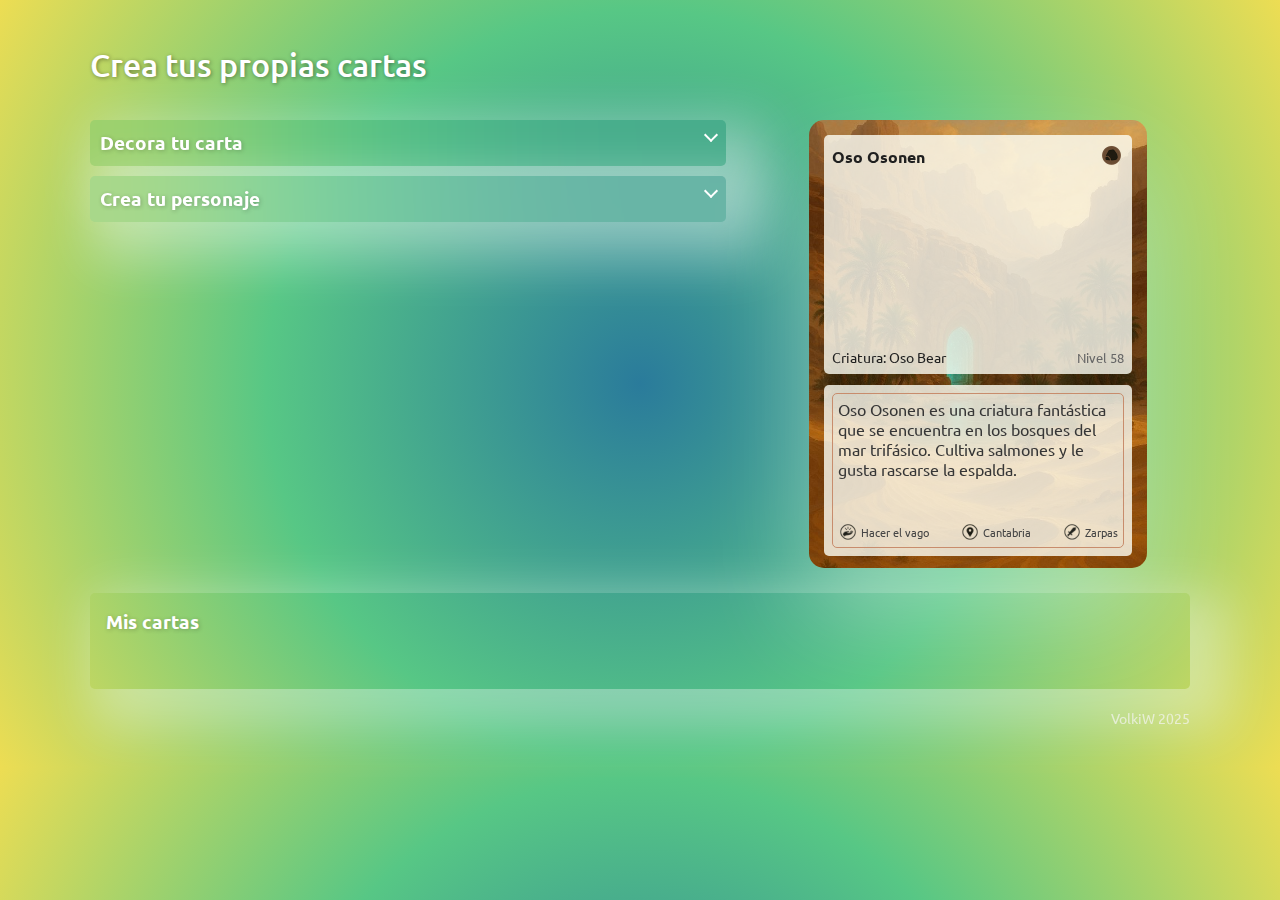
<file: docs/index.html>
<!DOCTYPE html>
<html lang="es">
  <head>
    <meta charset="UTF-8" />
    <meta name="viewport" content="width=device-width, initial-scale=1" />
    <link href="https://fonts.googleapis.com/css2?family=Milonga&display=swap" rel="stylesheet">
    <link rel="preconnect" href="https://fonts.googleapis.com">
    <link rel="preconnect" href="https://fonts.gstatic.com" crossorigin>
    <link href="https://fonts.googleapis.com/css2?family=Ubuntu:ital,wght@0,300;0,400;0,500;0,700;1,300;1,400;1,500;1,700&display=swap" rel="stylesheet"> 
    <title>Oso Osonen</title>
    
    <link rel="stylesheet" href="./assets/index-4270c924.css">
  </head>

  <body>
    <header class="header">
      <h1 class="header__title">Crea tus propias cartas</h1>
    </header>
    <main class="main">
      <section class="design">
        <section class="design__form">
          <section class="form-box accordion">
    <div class="form-box__header accordion__header">
        <p><strong>Decora tu carta</strong></p>
        <button class="form-box__arrow js_arrow"></button>
    </div>
    <div class="accordion__content"> 
        <form class="form-background">
        <div class="form-background__options">
                <input name="background" type="radio" id="input-bg-1" class="hidden" value="bg-1">
                <label for="input-bg-1"  id ="bg-1" class="js_background-img form-background__img form-background__img--bg-1"></label>
            </div>
            <div class="form-background__options">
            <input name="background" type="radio" id="input-bg-2" class="hidden" value="bg-2">
                <label for="input-bg-2" id ="bg-2" class="js_background-img form-background__img form-background__img--bg-2"> </label>
            </div>
            <div class="form-background__options">
                <input name="background" type="radio" id="input-bg-3" class="hidden" value="bg-3">
                <label for="input-bg-3" id ="bg-3"  class="js_background-img form-background__img form-background__img--bg-3"></label>
            </div>
            <div class="form-background__options">
                <input name="background" type="radio" id="input-bg-4" class="hidden" value="bg-4">
                <label for="input-bg-4"  id ="bg-4" class="js_background-img form-background__img form-background__img--bg-4"></label>
            </div>

        </form>
    </div>
</section>
<section class="form-box form-fill accordion">
    <div class="form-box__header accordion__header">
        <p><strong>Crea tu personaje</strong></p>
        <button class="form-box__arrow js_arrow"></button>
    </div>
    <div class="accordion__content">
        <form class="form">
            <label for="name" class="label">Nombre</label>
            <input id="name" class="input js_input" type="text" required placeholder="ej. Oso Osonen" maxlength="20"/>
            <p class="label">Elemento:</p>
            <div class="checkbox-box js_checkbox-element">
                <input type="checkbox" id="tierra" name="elements" value="tierra" checked>
                <label for="tierra"> Tierra</label>
                <input type="checkbox" id="fuego" name="elements" value="fuego">
                <label for="fuego"> Fuego</label>
                <input type="checkbox" id="agua" name="elements" value="agua">
                <label for="agua"> Agua</label>
                <input type="checkbox" id="aire" name="elements" value="aire">
                <label for="aire"> Aire</label>
            </div>
        <p class="label">Imagen (máx. 75kb):</p>
            <label for="picture" for="picture" class="label label__picture">Carga tu imagen</label>
            <input type="file" id="picture" class="input hidden js_profile-upload-btn"  name="picture" />


            <label for="family" class="label">Criatura:</label>
        <input id="family" class="input js_input" maxlength="20" type="text" required placeholder="ej. Oso Bear"/>

            <label for="level" class="label">Nivel (máx. 100):</label>
            <input id="level" class="input js_input-level" type="number" required placeholder="1"  min="1" max="100"/>
            
            <label for="description" class="label">Descripción:</label>
            <textarea id="description" class="textarea input js_input" maxlength="200" placeholder="Describe tu personaje (max 200 caracteres)"></textarea>
            
            <label for="skill" class="label">Habilidad:</label>
            <input id="skill" class="input js_input" maxlength="25" type="text" required placeholder="ej. Hacer el vago"/>

            <label for="origin" class="label">Origen:</label>
            <input id="origin" class="input js_input" type="text" maxlength="25" required placeholder="ej. Cantabria"/>

            <label for="weapon" class="label">Arma:</label>
            <select class="input js_input" name="weapon" id="weapon">
                <option selected disabled value="">Elige un arma</option>
                <option value="Arco">Arco</option>
                <option value="Báculo">Báculo</option>
                <option value="Chancleta voladora">Chancleta voladora</option>
                <option value="Chantaje">Chantaje</option>
                <option value="Cuchillo">Cuchillo</option>
                <option value="Inteligencia">Inteligencia</option>
                <option value="Pasivoagresividad">Pasivoagresividad</option>
                <option value="Ternura">Ternura</option>
                <option value="Zarpas">Zarpas</option>
            </select>
    
        </form>

         <div class="box-save">
            <button class="box-save__button js_button" href="share.html">Guardar</button>
        </div>
    </div>
</section>

        </section>
        <section class="design__card">
          <div class="card js_card form-background__img--bg-2">
  <div class="card__top">
   <div class="card-title">
     <p class="card-title__name js_card-name">Oso Osonen</p>
     <div class="elements js_card-elements">
       <img class="elements__img js_element-agua hidden" src="./images/agua.png"/>
       <img class="elements__img js_element-aire hidden" src="./images/viento.png"/>
       <img class="elements__img js_element-tierra" src="./images/tierra.png"/>
       <img class="elements__img js_element-fuego hidden" src="./images/fuego.png"/> 
     </div>
   </div>
   <div class="card-image js_profile-image" style="background-image: url('https://placebear.com/350/200')"></div>
   <div class="card-type">
     <p class="card-type__family">Criatura: <span class="js_card-family">Oso Bear</span></p>
     <p class="card-type__level">Nivel <span class="js_card-level">58</span></p>
   </div>
  </div>
  <div class="card__bottom">
   <div class="card-desc">
     <p class="card-desc__text js_card-description">Oso Osonen es una criatura fantástica que se encuentra en los bosques del mar trifásico. Cultiva salmones y le gusta rascarse la espalda.</p>
     <div class="card-desc__info">
       <div class="info">
          <img class="info__img" src="./images/skill.png"/>
          <p class="info__text js_card-skill">Hacer el vago</p>
       </div>
       <div class="info">
          <img class="info__img" src="./images/origin.png"/>
          <p class="info__text js_card-origin">Cantabria</p>
       </div>
       <div class="info">
          <img class="info__img" src="./images/weapon.png"/>
          <p class="info__text js_card-weapon">Zarpas</p>
       </div>
     </div>
   </div> 
  </div>
 
        </section>
      </section>
      <section class="cards">
              <div class="cards__title">
              <p><strong>Mis cartas</strong></p>
              </div>
                <ul class="js_rendered-cards cards__list">
                </ul>
                <a href="" class="js_bt-delete cards__bt-delete hidden">Eliminar todas mis cartas</a>
                <span class="cards__span"></span>
            
      </section>
      
    </main>
  <footer class="footer">
  <p class="footer__text">VolkiW 2025</p>
</footer>

<script src="./js/main.js"></script>
  </body>
</html>
</file>
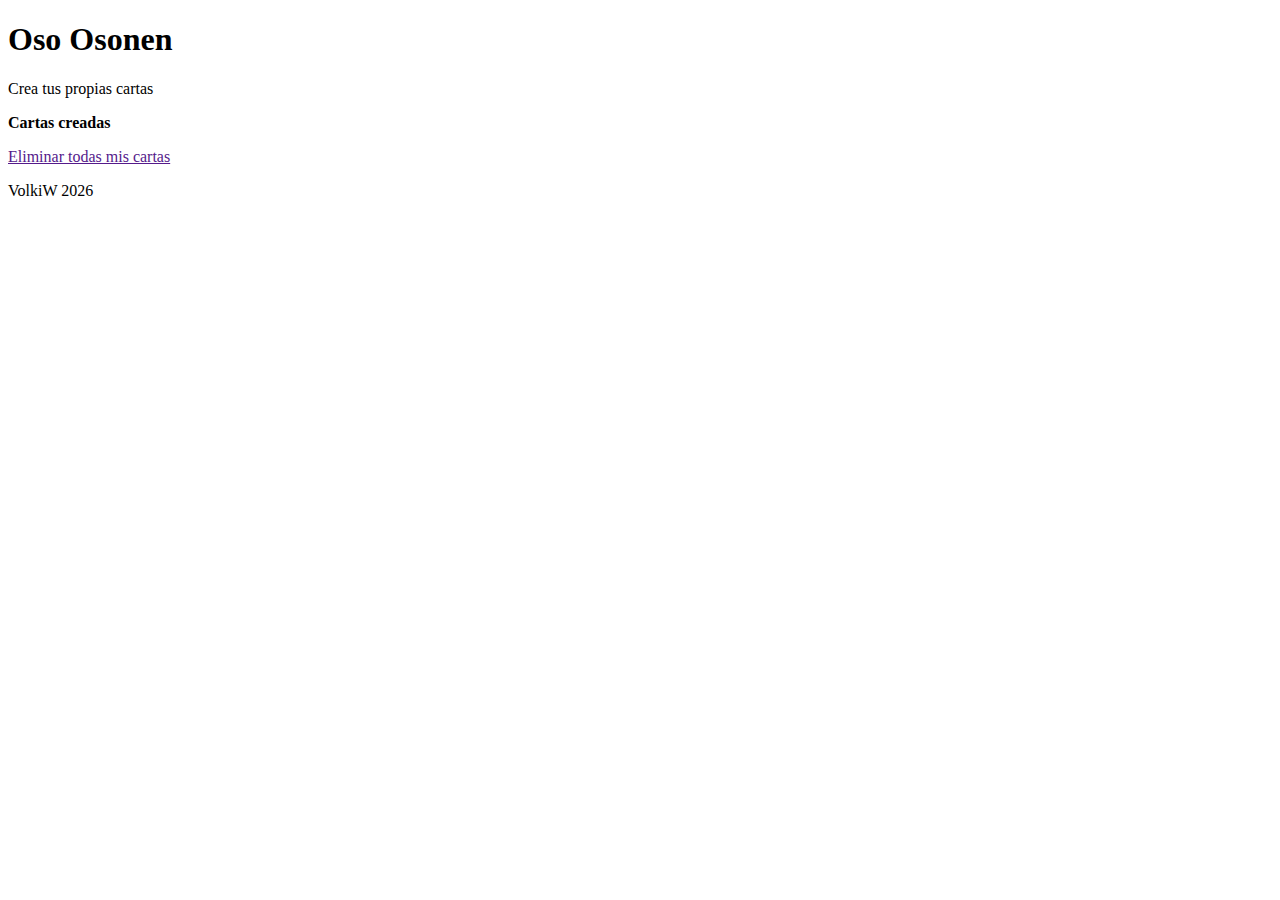
<file: src/index.html>
<!DOCTYPE html>
<html lang="es">
  <head>
    <meta charset="UTF-8" />
    <meta name="viewport" content="width=device-width, initial-scale=1" />
    <link href="https://fonts.googleapis.com/css2?family=Milonga&display=swap" rel="stylesheet">
    <link rel="preconnect" href="https://fonts.googleapis.com">
    <link rel="preconnect" href="https://fonts.gstatic.com" crossorigin>
    <link href="https://fonts.googleapis.com/css2?family=Ubuntu:ital,wght@0,300;0,400;0,500;0,700;1,300;1,400;1,500;1,700&display=swap" rel="stylesheet"> 
    <title>Oso Osonen</title>
    <link rel="stylesheet" href="./scss/main.scss" />
  </head>

  <body>
    <header class="header">
      <h1 class="header__title">Oso Osonen</h1>
      <p class="header__text">Crea tus propias cartas</p>
    </header>
    <main class="main">
      <section class="design">
       
        <section class="design__card">
          <load src="./partials/card.html" />
        </section>
         <section class="design__form">
          <load src="./partials/form.html" />
        </section>
      </section>
      <section class="cards">
              <div class="cards__title">
              <p><strong>Cartas creadas</strong></p>
              </div>
                <ul class="js_rendered-cards cards__list">
                </ul>
                <a href="" class="js_bt-delete cards__bt-delete hidden">Eliminar todas mis cartas</a>
                <span class="cards__span"></span>
            
      </section>
      
    </main>
  <footer class="footer">
  <p class="footer__text">VolkiW 2026</p>
</footer>

<script src="./js/main.js"></script>
  </body>
</html>
</file>
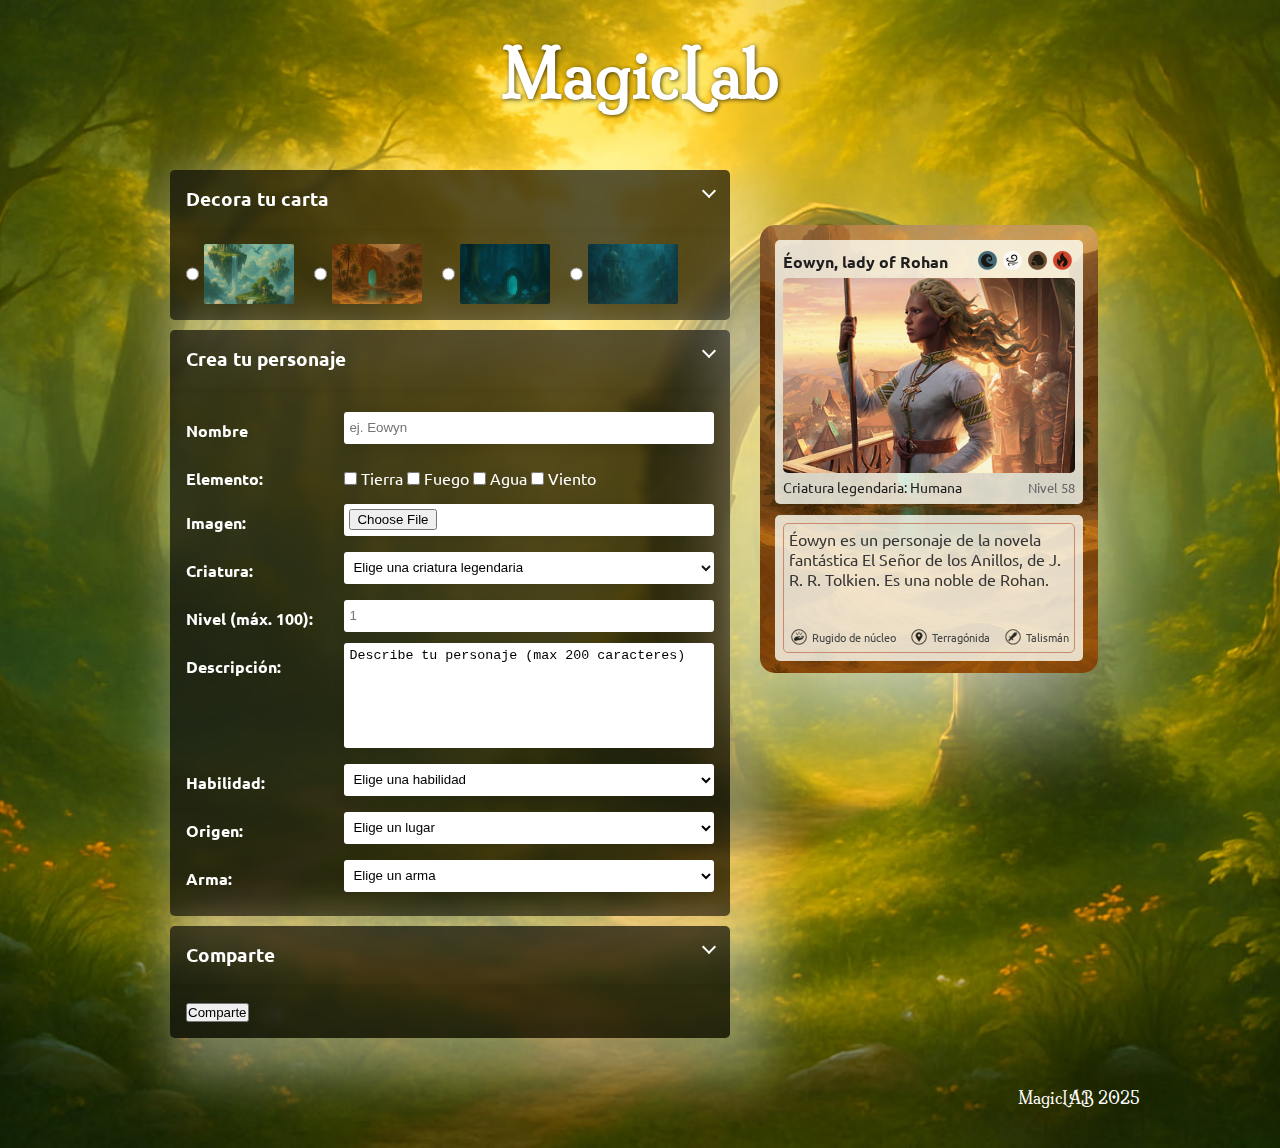
<file: docs/design.html>
<!DOCTYPE html>
<html lang="es">
  <head>
    <meta charset="UTF-8" />
    <meta name="viewport" content="width=device-width, initial-scale=1" />
    <link href="https://fonts.googleapis.com/css2?family=Milonga&display=swap" rel="stylesheet">
    <link rel="preconnect" href="https://fonts.googleapis.com">
    <link rel="preconnect" href="https://fonts.gstatic.com" crossorigin>
    <link href="https://fonts.googleapis.com/css2?family=Ubuntu:ital,wght@0,300;0,400;0,500;0,700;1,300;1,400;1,500;1,700&display=swap" rel="stylesheet"> 
    <title>MagicLAB</title>
    
    <link rel="stylesheet" href="./assets/main-9b3f8a48.css">
  </head>

  <body>
   <header class="header">
  <h1 class="header__title">MagicLab</h1>
</header>
    <main class="main-design">
      <section class="section-form">
        <section class="section-design form-design">
    <div class="section-design__title">
        <p><strong>Decora tu carta</strong></p>
        <button class="arrow"></button>
    </div>
    <span class="line-shadow"></span>
    <form class="form-background">
       <div class="form-background__options">
            <input name="background" type="radio" id="bg-1"  value="bg-1">
            <label for="bg-1" class="form-background__img form-background__img--1"></label>
        </div>
        <div class="form-background__options">
            <input name="background" type="radio" id="bg-2" value="bg-2">
            <label for="bg-2" class="form-background__img form-background__img--2"></label>
        </div>
        <div class="form-background__options">
            <input name="background" type="radio" id="bg-3" value="bg-3">
            <label for="bg-3" class="form-background__img form-background__img--3"></label>
        </div>
        <div class="form-background__options">
            <input name="background" type="radio" id="bg-4" value="bg-4">
            <label for="bg-4" class="form-background__img form-background__img--4"></label>
        </div>
    </form>
</section>
<section class="section-design form-fill">
    <div class="section-design__title">
        <p><strong>Crea tu personaje</strong></p>
        <button class="arrow"></button>
    </div>
    <span class="line-shadow"></span>
    <form class="form">
        <label for="name" class="label">Nombre</label>
            <input id="name" class="input" type="text" required placeholder="ej. Eowyn"/>
        <p class="label">Elemento:</p>
        <div class="checkbox-box">
            <input type="checkbox" id="tierra" name="tierra" value="tierra">
            <label for="tierra"> Tierra</label>
            <input type="checkbox" id="fuego" name="fuego" value="fuego">
            <label for="fuego"> Fuego</label>
            <input type="checkbox" id="agua" name="agua" value="agua">
            <label for=""> Agua</label>
            <input type="checkbox" id="viento" name="viento" value="viento">
            <label for=""> Viento</label>
        </div>

        <label for="picture" class="label">Imagen:</label>
        <input type="file" id="picture" class="input"  name="picture" />


        <label for="family" class="label">Criatura:</label>
        <select class="input" name="family" id="family">
            <option  selected disabled value="">Elige una criatura legendaria</option>
            <option value="Elfo">Elfo</option>
            <option value="Goblins">Goblins</option>
            <option value="Hada">Hada</option>
            <option value="Dracónido">Dracónido</option>
            <option value="Hobbit">Hobbit</option>
        </select>

        <!-- NUMBER CONTROLAR EL MÁXIMO 100 SI FUNCIONA -->
        <label for="level" class="label">Nivel (máx. 100):</label>
            <input id="level" class="input" type="number" required placeholder="1"  min="1" max="100"/>
        
        <label for="description" class="label">Descripción:</label>
            <textarea id="description" class="textarea input" maxlength="200">Describe tu personaje (max 200 caracteres)</textarea>
        
        <label for="skill" class="label">Habilidad:</label>
        <select class="input" name="skill" id="skill">
            <option selected disabled value="">Elige una habilidad</option>
            <option value="Barrera de luz">Barrera de luz</option>
            <option value="Paso sombrío">Paso sombrío</option>
            <option value="Afinidad natural">Afinidad natural</option>
            <option value="Previsión etérea">Previsión etérea</option>
            <option value="Rugido de núcleo">Rugido de núcleo</option>
        </select>

        <label for="origin" class="label">Origen:</label>
        <select class="input" name="origin" id="origin">
            <option selected disabled value="">Elige un lugar</option>
            <option value="Sylvaris">Sylvaris (Elfos del Crepúsculo)</option>
            <option value="Ondar">Ondar (Seres Abisales)</option>
            <option value="Igryn">Igryn (Hijos de la Llama)</option>
            <option value="Nefelyr">Nefelyr (Errantes del Viento)</option>
            <option value="Terragónida">Terragónida (Guardianes de Raíz)</option>
        </select>
        <label for="arma" class="label">Arma:</label>
        <select class="input" name="arma" id="arma">
            <option selected disabled value="">Elige un arma</option>
            <option value="Daga">Daga</option>
            <option value="Báculo">Báculo</option>
            <option value="Martillo">Martillo</option>
            <option value="Talismán">Talismán</option>
            <option value="Arco">Arco</option>
        </select>
        
    </form>
</section>
<section class="section-design form-share">
    <div class="section-design__title">
        <p><strong>Comparte</strong></p>
        <button class="arrow"></button>
    </div>
    <span class="line-shadow"></span>
    <div class="inside-share">
        <button href="share.html">Comparte</button>
    </div>
</section>
      </section>
      <section class="section-card">
        <div class="card">
  <div class="card__top">
   <div class="card-title">
     <p class="card-title__name">Éowyn, lady of Rohan</p>
     <div class="elements">
       <img class="elements__img" src="./images/agua.png"/>
       <img class="elements__img" src="./images/viento.png"/>
       <img class="elements__img" src="./images/tierra.png"/>
       <img class="elements__img" src="./images/fuego.png"/>
     </div>
   </div>
   <div class="card-image"></div>
   <div class="card-type">
     <p class="card-type__family">Criatura legendaria: <span>Humana</span></p>
     <p class="card-type__level">Nivel <span>58</span></p>
   </div>
  </div>
  <div class="card__bottom">
   <div class="card-desc">
     <p class="card-desc__text">Éowyn es un personaje de la novela fantástica El Señor de los Anillos, de J. R. R. Tolkien. Es una noble de Rohan.</p>
     <div class="card-desc__info">
       <div class="info">
          <img class="info__img" src="./images/skill.png"/>
          <p class="info__text">Rugido de núcleo</p>
       </div>
       <div class="info">
          <img class="info__img" src="./images/origin.png"/>
          <p class="info__text">Terragónida</p>
       </div>
       <div class="info">
          <img class="info__img" src="./images/weapon.png"/>
          <p class="info__text">Talismán</p>
       </div>
     </div>
   </div> 
  </div>
 
      </section>
    </main>
  <footer class="footer">
  <p>MagicLAB 2025</p>
</footer>
  </body>
</html>
</file>
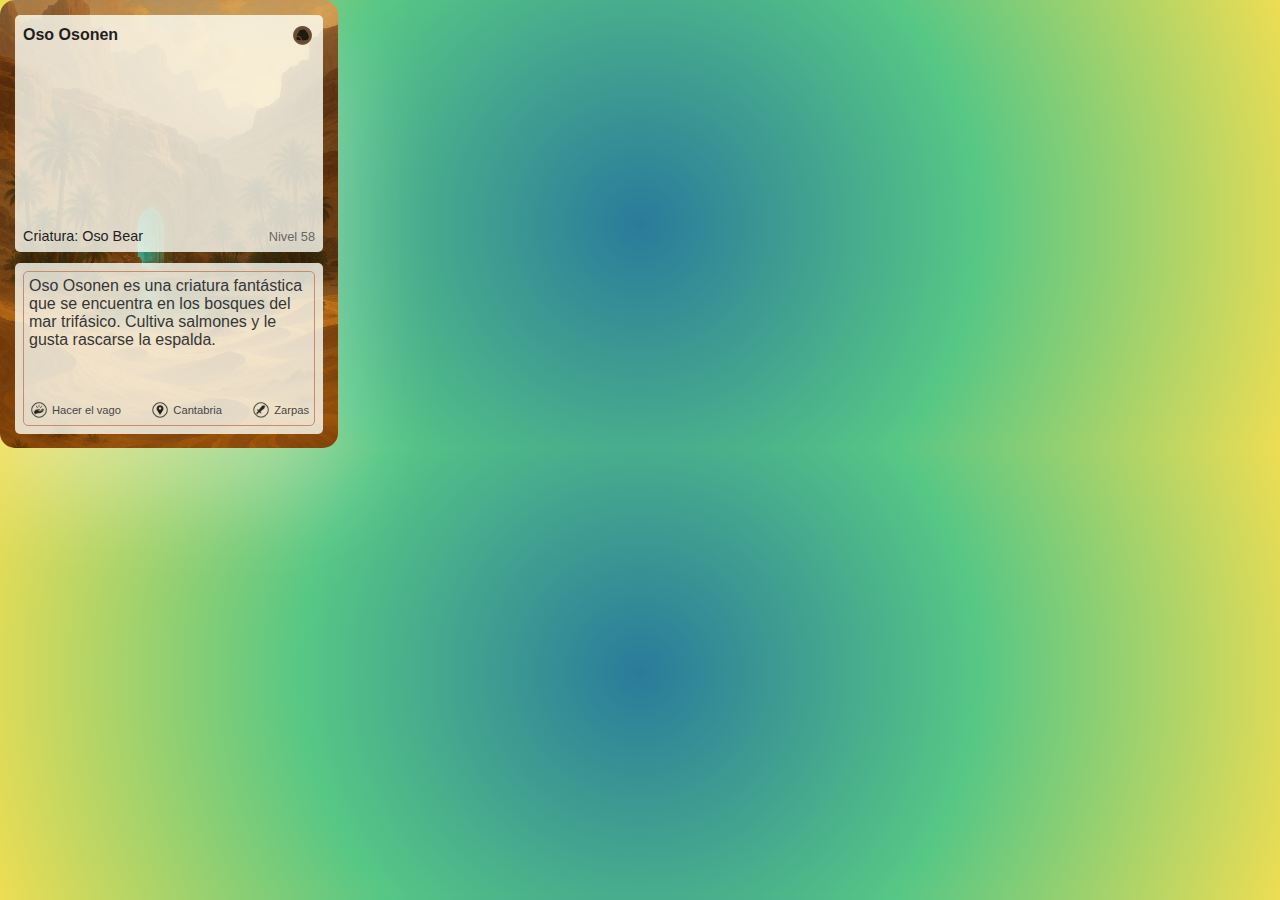
<file: docs/share.html>
<!DOCTYPE html>
<html lang="es">
  <head>
    <meta charset="UTF-8" />
    <meta name="viewport" content="width=device-width, initial-scale=1" />
    <title>Document</title>
    
    <link rel="stylesheet" href="./assets/main-1e418015.css">
  </head>

  <body>
    <div class="card js_card form-background__img--bg-2">
  <div class="card__top">
   <div class="card-title">
     <p class="card-title__name js_card-name">Oso Osonen</p>
     <div class="elements js_card-elements">
       <img class="elements__img js_element-agua hidden" src="./images/agua.png"/>
       <img class="elements__img js_element-aire hidden" src="./images/viento.png"/>
       <img class="elements__img js_element-tierra" src="./images/tierra.png"/>
       <img class="elements__img js_element-fuego hidden" src="./images/fuego.png"/> 
     </div>
   </div>
   <div class="card-image js_profile-image" style="background-image: url('https://placebear.com/350/200')"></div>
   <div class="card-type">
     <p class="card-type__family">Criatura: <span class="js_card-family">Oso Bear</span></p>
     <p class="card-type__level">Nivel <span class="js_card-level">58</span></p>
   </div>
  </div>
  <div class="card__bottom">
   <div class="card-desc">
     <p class="card-desc__text js_card-description">Oso Osonen es una criatura fantástica que se encuentra en los bosques del mar trifásico. Cultiva salmones y le gusta rascarse la espalda.</p>
     <div class="card-desc__info">
       <div class="info">
          <img class="info__img" src="./images/skill.png"/>
          <p class="info__text js_card-skill">Hacer el vago</p>
       </div>
       <div class="info">
          <img class="info__img" src="./images/origin.png"/>
          <p class="info__text js_card-origin">Cantabria</p>
       </div>
       <div class="info">
          <img class="info__img" src="./images/weapon.png"/>
          <p class="info__text js_card-weapon">Zarpas</p>
       </div>
     </div>
   </div> 
  </div>
 
  </body>
</html>
</file>
<file: docs/assets/index-4270c924.css>
*{box-sizing:border-box;margin:0;padding:0}body{background:#2A7B9B;background:radial-gradient(circle,rgb(42,123,155) 0%,rgb(87,199,133) 50%,rgb(237,221,83) 100%)}html{font-family:Ubuntu,sans-serif;font-size:16px}h1{font-size:2rem;font-weight:500}.hidden{display:none}.header{max-width:1100px;width:90%;margin:45px auto 35px;text-align:left}.header__title{font-size:2rem;color:#fff;text-shadow:1px 1px 4px rgba(0,0,0,.4)}.main{max-width:1100px;width:90%;margin:auto}.design{width:100%;display:flex;flex-direction:row;margin:auto;justify-content:space-between;gap:40px}@media all and (max-width: 800px){.design{flex-direction:column;gap:0}}.design__form{width:60%}@media all and (max-width: 800px){.design__form{width:100%}}.design__card{width:40%}@media all and (max-width: 800px){.design__card{width:100%}}.cards{max-width:1100px;width:100%;display:block;margin:25px auto 10px;border-radius:5px;box-shadow:#ffffff59 20px 20px 50px 20px}.cards__title{color:#fff;text-shadow:1px 1px 4px rgba(28,28,28,.2549019608);padding:1rem 1rem .8rem;font-size:1.2rem}.cards__list{list-style-type:none;display:flex;flex-direction:row;padding:0 16px 16px;max-width:900px}.cards__li{width:250px;height:320px}.cards__bt-delete{color:#fff;padding:0 16px 26px}.cards__span{display:block;height:25px}.render-card{transform:scale(.7);transform-origin:top left}.footer{color:#fff;max-width:1100px;margin:20px auto 40px;text-align:right}.footer__text{color:#f5f5f5;opacity:.7;font-size:.9rem}.right-section{display:flex;align-items:center;justify-content:center;width:100vw;height:100vh}.card{background-color:#435750;background-image:url(../images/background-02.jpg);background-position:center center;background-size:cover;display:block;margin:auto;width:338px;height:448px;border-radius:15px;padding:15px;position:sticky;top:25%;box-shadow:#ffffff59 0 48px 100px}@media all and (max-width: 1000px){.card{transform:scale(.8);transform-origin:top center}}.card__top{background-color:#fefff5cc;border-radius:5px;padding:8px}.card__bottom{background-color:#fefff5cc;border-radius:5px;padding:8px;margin-top:11px}.card-title{display:flex;justify-content:space-between;margin-bottom:5px}.card-title__name{text-align:left;font-weight:700;color:#1f1f1f;margin-top:3px}.elements{display:flex;flex-direction:row;justify-content:end;gap:0px}.elements__img{width:25px;height:25px;margin:0}.card-image{background-position:center center;background-size:cover;width:100%;height:170px;display:block;border-radius:5px}.card-type{display:flex;justify-content:space-between;margin-top:.3rem;color:#1f1f1f}.card-type__family{font-size:.9rem}.card-type__level{color:#676767;font-size:.8rem;padding-top:.1rem}.card-desc{border:1px solid rgb(200,140,108);border-radius:5px;height:155px;padding:5px;display:flex;flex-direction:column;justify-content:space-between}.card-desc__text{font-size:1rem;color:#363636}.card-desc__info{display:flex;flex-direction:row;justify-content:space-between;margin-top:10px;color:#1f1f1f;gap:3px}.info{display:flex;flex-direction:row;align-items:center}.info__img{width:20px;height:20px;border-radius:50%;margin-right:3px}.info__text{font-size:.7rem;color:#464646}.form-box{-webkit-backdrop-filter:blur(75px);backdrop-filter:blur(75px);color:#fff;text-shadow:1px 1px 4px rgba(28,28,28,.2549019608);margin-bottom:10px;width:100%;border-radius:5px;box-shadow:#ffffff59 20px 20px 50px 20px}.form-box__header{display:flex;flex-direction:row;justify-content:space-between;padding:1rem 1rem .8rem;font-size:1.2rem}.form-box__arrow{background-color:transparent;width:10px;height:10px;border:none;border:solid rgb(255,255,255);border-width:0 2px 2px 0;display:inline-block;padding:3px;transform:rotate(45deg);-webkit-transform:rotate(45deg)}.form-background{padding:1rem;display:grid;grid-template-columns:25% 25% 25% 25%}@media all and (max-width: 700px){.form-background{grid-template-columns:50% 50%}}.form-background__options{display:block}.form-background__img{display:block;margin:5px 0;width:90%;height:80px;border-radius:2px;background-position:center center;background-size:cover}.form-background__img--selected{box-shadow:#fff6 0 1px 5px 3px,#fff6 0 0 5px 4px}.form-background__img--bg-1{background-image:url(../images/background-01.jpg)}.form-background__img--bg-2{background-image:url(../images/background-02.jpg)}.form-background__img--bg-3{background-image:url(../images/background-03.jpg)}.form-background__img--bg-4{background-image:url(../images/background-04.jpg)}.form{display:grid;grid-template-columns:30% 70%;padding:1rem}.label{margin-top:1rem;font-weight:600}.label__picture{display:block;margin-top:.7rem;height:30px;line-height:30px;width:140px;border-radius:4px;padding:0 7px;background-color:#8abf3a;color:#fff;font-weight:400;text-align:center}.input{min-height:2rem;margin:.5rem 0;border:none;box-shadow:#0000001a 0 4px 12px;border-radius:3px;padding:5px;background-color:#fff}.checkbox-box{margin:1rem 0 .5rem}.textarea{margin-top:.2rem;width:100%;display:block;resize:none;height:105px;text-align:start}.accordion-item{margin-bottom:5px}.accordion__header{padding:10px;cursor:pointer;font-weight:700;color:#fff}.accordion__content{overflow:hidden;max-height:0;transition:max-height .6s ease,padding .3s ease;padding:0 10px;color:#fff;border-bottom-left-radius:5px;border-bottom-right-radius:5px}.accordion__content.active{max-height:1000px;padding:10px}.box-save{margin-bottom:2rem;padding:1rem;text-align:center}.box-save__button{height:40px;width:100px;margin-bottom:1rem;background-color:#b8995f;color:#fff;border-radius:10px;border:none;font-size:16px}
</file>
<file: docs/assets/main-9b3f8a48.css>
*{box-sizing:border-box;margin:0;padding:0}html{font-family:sans-serif;font-size:16px}body{background-image:url(../images/fondo2.jpg);background-size:cover;background-position:center;background-repeat:no-repeat;font-family:milonga,sans-serif}.main{min-height:100vh;background-size:cover;background-position:center;display:flex;align-items:center;justify-content:center}.landing{background-color:#0006;-webkit-backdrop-filter:blur(5px);backdrop-filter:blur(5px);padding:2rem;border-radius:1rem;color:#fff;max-width:400px;text-align:center;animation:fadeInUp 2s ease-out,glow 1s ease-in-out infinite}h1{font-size:2.5rem;margin-bottom:1rem;color:#fff;text-shadow:1px 1px 4px rgba(0,0,0,.7)}.landing_text{font-size:1.2rem;margin-bottom:1.5rem;color:#eceaab;text-shadow:1px 1px 4px rgba(0,0,0,.7)}.acciones{display:flex;flex-direction:row;align-items:center;justify-content:space-between}.accion_text{font-size:1rem;color:#eceaab;text-shadow:1px 1px 4px rgba(0,0,0,.7);margin-right:1rem}.accion img{width:36px;height:36px;filter:invert(1) sepia(.3) hue-rotate(30deg) brightness(1.2)}.btn_start{display:inline-block;margin-top:1.5rem;padding:1rem 2rem;background-color:#d6b64a;color:#2e2e1f;font-weight:700;border-radius:8px;text-decoration:none;font-size:1.1rem;transition:transform .2s,box shadow .3s ease-in-out;box-shadow:0 0 10px #dde7d0cc}.btn_start:hover{transform:scale(1.05);background-color:#9bcf9b;box-shadow:0 0 15px #fffc}.footer_text{position:fixed;bottom:1rem;left:1rem;color:#f5f5f5;opacity:.7;font-size:.9rem}@keyframes fadeInUp{0%{opacity:0;transform:translateY(20px)}to{opacity:1;transform:translateY(0)}}@keyframes glow{0%,to{box-shadow:0 0 10px #fff3}50%{box-shadow:0 0 20px #fff9}}.header{width:1000px;margin:35px auto 25px;text-align:center}.header__title{font-size:4rem}.footer{color:#fff;width:1000px;margin:20px auto 40px;text-align:right}.main-design{width:1000px;display:flex;flex-direction:row;margin:auto;justify-content:space-around;font-family:Ubuntu,sans-serif}.section-form{width:60%;padding:20px}.section-card{width:40%;padding:20px}.right-section{display:flex;align-items:center;justify-content:center;width:100vw;height:100vh}.card{background-color:#435750;background-image:url(../images/background-02.jpg);background-position:center center;background-size:cover;display:block;width:338px;height:448px;border-radius:15px;padding:15px;position:sticky;top:25%;box-shadow:#ffffffa6 0 48px 100px}.card__top{background-color:#fefff5cc;border-radius:5px;padding:8px}.card__bottom{background-color:#fefff5cc;border-radius:5px;padding:8px;margin-top:11px}.card-title{display:flex;justify-content:space-between;margin-bottom:5px}.card-title__name{text-align:left;font-weight:700;color:#1f1f1f;margin-top:3px}.elements{display:flex;flex-direction:row;justify-content:end;gap:0px}.elements__img{width:25px;height:25px;margin:0}.card-image{background-image:url(../images/eowyn.jpg);background-position:center center;background-size:cover;width:100%;height:195px;display:block;border-radius:5px}.card-type{display:flex;justify-content:space-between;margin-top:.3rem;color:#1f1f1f}.card-type__family{font-size:.9rem}.card-type__level{color:#676767;font-size:.8rem;padding-top:.1rem}.card-desc{border:1px solid rgb(200,140,108);border-radius:5px;height:130px;padding:5px;display:flex;flex-direction:column;justify-content:space-between}.card-desc__text{font-size:1rem;color:#363636}.card-desc__info{display:flex;flex-direction:row;justify-content:space-between;margin-top:10px;color:#1f1f1f;gap:3px}.info{display:flex;flex-direction:row;align-items:center}.info__img{width:20px;height:20px;border-radius:50%;margin-right:3px}.info__text{font-size:.7rem;color:#464646}.section-design{background-color:#131212b3;-webkit-backdrop-filter:blur(5px);backdrop-filter:blur(5px);color:#fff;margin:10px;width:100%;border-radius:5px;box-shadow:#ffffff59 20px 20px 50px 20px}.section-design__title{display:flex;flex-direction:row;justify-content:space-between;padding:1rem 1rem .8rem;font-size:1.2rem}.arrow{background-color:transparent;width:10px;height:10px;border:none;border:solid rgb(255,255,255);border-width:0 2px 2px 0;display:inline-block;padding:3px;transform:rotate(45deg);-webkit-transform:rotate(45deg)}.line-shadow{display:block;width:100%;height:3px;box-shadow:#0000001a 0 4px 6px -1px,#00000017 0 2px 4px -1px}.form-background{padding:1rem;display:flex;gap:20px}.form-background__options{display:flex;gap:5px}.form-background__img{display:block;width:90px;height:60px;border-radius:2px;background-position:center center;background-size:cover}.form-background__img--1{background-image:url(../images/background-01.jpg)}.form-background__img--2{background-image:url(../images/background-02.jpg)}.form-background__img--3{background-image:url(../images/background-03.jpg)}.form-background__img--4{background-image:url(../images/background-04.jpg)}.form{display:grid;grid-template-columns:30% 70%;padding:1rem}.label{margin-top:1rem;font-weight:600}.input{min-height:2rem;margin:.5rem 0;border:none;box-shadow:#0000001a 0 4px 12px;border-radius:3px;padding:5px;background-color:#fff}.checkbox-box{margin:1rem 0 .5rem}.textarea{margin-top:.2rem;width:100%;display:block;resize:none;height:105px;text-align:start}.inside-share{padding:1rem}
</file>
<file: docs/assets/main-1e418015.css>
*{box-sizing:border-box;margin:0;padding:0}body{background:#2A7B9B;background:radial-gradient(circle,rgb(42,123,155) 0%,rgb(87,199,133) 50%,rgb(237,221,83) 100%)}html{font-family:Ubuntu,sans-serif;font-size:16px}h1{font-size:2rem;font-weight:500}.hidden{display:none}.main{min-height:100vh;background-size:cover;background-position:center;display:flex;align-items:center;justify-content:center}.landing{background-color:#0006;-webkit-backdrop-filter:blur(5px);backdrop-filter:blur(5px);padding:2rem;border-radius:1rem;color:#fff;max-width:400px;text-align:center;animation:fadeInUp 2s ease-out,glow 1s ease-in-out infinite}.landing__title{margin-bottom:.5rem}.landing_text{font-size:1.2rem;margin-bottom:1.5rem;color:#eceaab;text-shadow:1px 1px 4px rgba(0,0,0,.7)}.acciones{display:flex;flex-direction:row;align-items:center;justify-content:space-between}.accion_text{font-size:1rem;color:#eceaab;text-shadow:1px 1px 4px rgba(0,0,0,.7);margin-right:1rem}.accion img{width:36px;height:36px;filter:invert(1) sepia(.3) hue-rotate(30deg) brightness(1.2)}.btn_start{display:inline-block;margin-top:1.5rem;padding:1rem 2rem;background-color:#d6b64a;color:#2e2e1f;font-weight:700;border-radius:8px;text-decoration:none;font-size:1.1rem;transition:transform .2s,box shadow .3s ease-in-out;box-shadow:0 0 10px #dde7d0cc}.btn_start:hover{transform:scale(1.05);background-color:#9bcf9b;box-shadow:0 0 15px #fffc}.footer_text{position:fixed;bottom:1rem;left:1rem;color:#f5f5f5;opacity:.7;font-size:.9rem}@keyframes fadeInUp{0%{opacity:0;transform:translateY(20px)}to{opacity:1;transform:translateY(0)}}@keyframes glow{0%,to{box-shadow:0 0 10px #fff3}50%{box-shadow:0 0 20px #fff9}}.header{width:1000px;margin:45px auto 35px;text-align:left}.header__title{font-size:2rem;color:#fff;text-shadow:1px 1px 4px rgba(0,0,0,.7)}.main-design{width:1000px;display:flex;flex-direction:row;margin:auto;justify-content:space-between;gap:40px}.section-form{width:60%}.section-card{width:40%}.section-cards{max-width:1000px;display:block;margin:25px auto 10px;width:100%;border-radius:5px;box-shadow:#ffffff59 20px 20px 50px 20px}.section-cards__title{color:#fff;text-shadow:1px 1px 4px rgba(28,28,28,.2549019608);padding:1rem 1rem .8rem;font-size:1.2rem}.section-cards__list{list-style-type:none;display:flex;flex-direction:row;padding:0 16px 16px;max-width:900px}.section-cards__li{width:250px;height:320px}.section-cards__bt-delete{color:#fff;padding:0 16px 26px;display:block}.render-card{transform:scale(.7);transform-origin:top left}.footer{color:#fff;width:1000px;margin:20px auto 40px;text-align:right}.right-section{display:flex;align-items:center;justify-content:center;width:100vw;height:100vh}.card{background-color:#435750;background-image:url(../images/background-02.jpg);background-position:center center;background-size:cover;display:block;width:338px;height:448px;border-radius:15px;padding:15px;position:sticky;top:25%;box-shadow:#ffffff59 0 48px 100px}.card__top{background-color:#fefff5cc;border-radius:5px;padding:8px}.card__bottom{background-color:#fefff5cc;border-radius:5px;padding:8px;margin-top:11px}.card-title{display:flex;justify-content:space-between;margin-bottom:5px}.card-title__name{text-align:left;font-weight:700;color:#1f1f1f;margin-top:3px}.elements{display:flex;flex-direction:row;justify-content:end;gap:0px}.elements__img{width:25px;height:25px;margin:0}.card-image{background-position:center center;background-size:cover;width:100%;height:170px;display:block;border-radius:5px}.card-type{display:flex;justify-content:space-between;margin-top:.3rem;color:#1f1f1f}.card-type__family{font-size:.9rem}.card-type__level{color:#676767;font-size:.8rem;padding-top:.1rem}.card-desc{border:1px solid rgb(200,140,108);border-radius:5px;height:155px;padding:5px;display:flex;flex-direction:column;justify-content:space-between}.card-desc__text{font-size:1rem;color:#363636}.card-desc__info{display:flex;flex-direction:row;justify-content:space-between;margin-top:10px;color:#1f1f1f;gap:3px}.info{display:flex;flex-direction:row;align-items:center}.info__img{width:20px;height:20px;border-radius:50%;margin-right:3px}.info__text{font-size:.7rem;color:#464646}.section-design{color:#fff;text-shadow:1px 1px 4px rgba(28,28,28,.2549019608);margin-bottom:10px;width:100%;border-radius:5px;box-shadow:#ffffff59 20px 20px 50px 20px}.section-design__title{display:flex;flex-direction:row;justify-content:space-between;padding:1rem 1rem .8rem;font-size:1.2rem}.arrow{background-color:transparent;width:10px;height:10px;border:none;border:solid rgb(255,255,255);border-width:0 2px 2px 0;display:inline-block;padding:3px;transform:rotate(45deg);-webkit-transform:rotate(45deg)}.form-background{padding:1rem;display:flex;gap:20px}.form-background__options{display:flex;gap:5px}.form-background__img{display:block;width:120px;height:80px;border-radius:2px;background-position:center center;background-size:cover}.form-background__img--selected{box-shadow:#fff6 0 1px 5px 3px,#fff6 0 0 5px 4px}.form-background__img--bg-1{background-image:url(../images/background-01.jpg)}.form-background__img--bg-2{background-image:url(../images/background-02.jpg)}.form-background__img--bg-3{background-image:url(../images/background-03.jpg)}.form-background__img--bg-4{background-image:url(../images/background-04.jpg)}.form{display:grid;grid-template-columns:30% 70%;padding:1rem}.label{margin-top:1rem;font-weight:600}.label__picture{display:block;margin-top:.7rem;height:30px;line-height:30px;width:140px;border-radius:4px;padding:0 7px;background-color:#8abf3a;color:#fff;font-weight:400;text-align:center}.input{min-height:2rem;margin:.5rem 0;border:none;box-shadow:#0000001a 0 4px 12px;border-radius:3px;padding:5px;background-color:#fff}.checkbox-box{margin:1rem 0 .5rem}.textarea{margin-top:.2rem;width:100%;display:block;resize:none;height:105px;text-align:start}.accordion-item{margin-bottom:5px}.accordion-header{padding:10px;cursor:pointer;font-weight:700;color:#fff}.accordion-content{overflow:hidden;max-height:0;transition:max-height .6s ease,padding .3s ease;padding:0 10px;color:#fff;border-bottom-left-radius:5px;border-bottom-right-radius:5px}.accordion-content.active{max-height:1000px;padding:10px}.box-save{margin-bottom:2rem;padding:1rem;text-align:center}.box-save__button{height:40px;width:100px;margin-bottom:1rem;background-color:#b8995f;color:#fff;border-radius:10px;border:none;font-size:16px}
</file>
